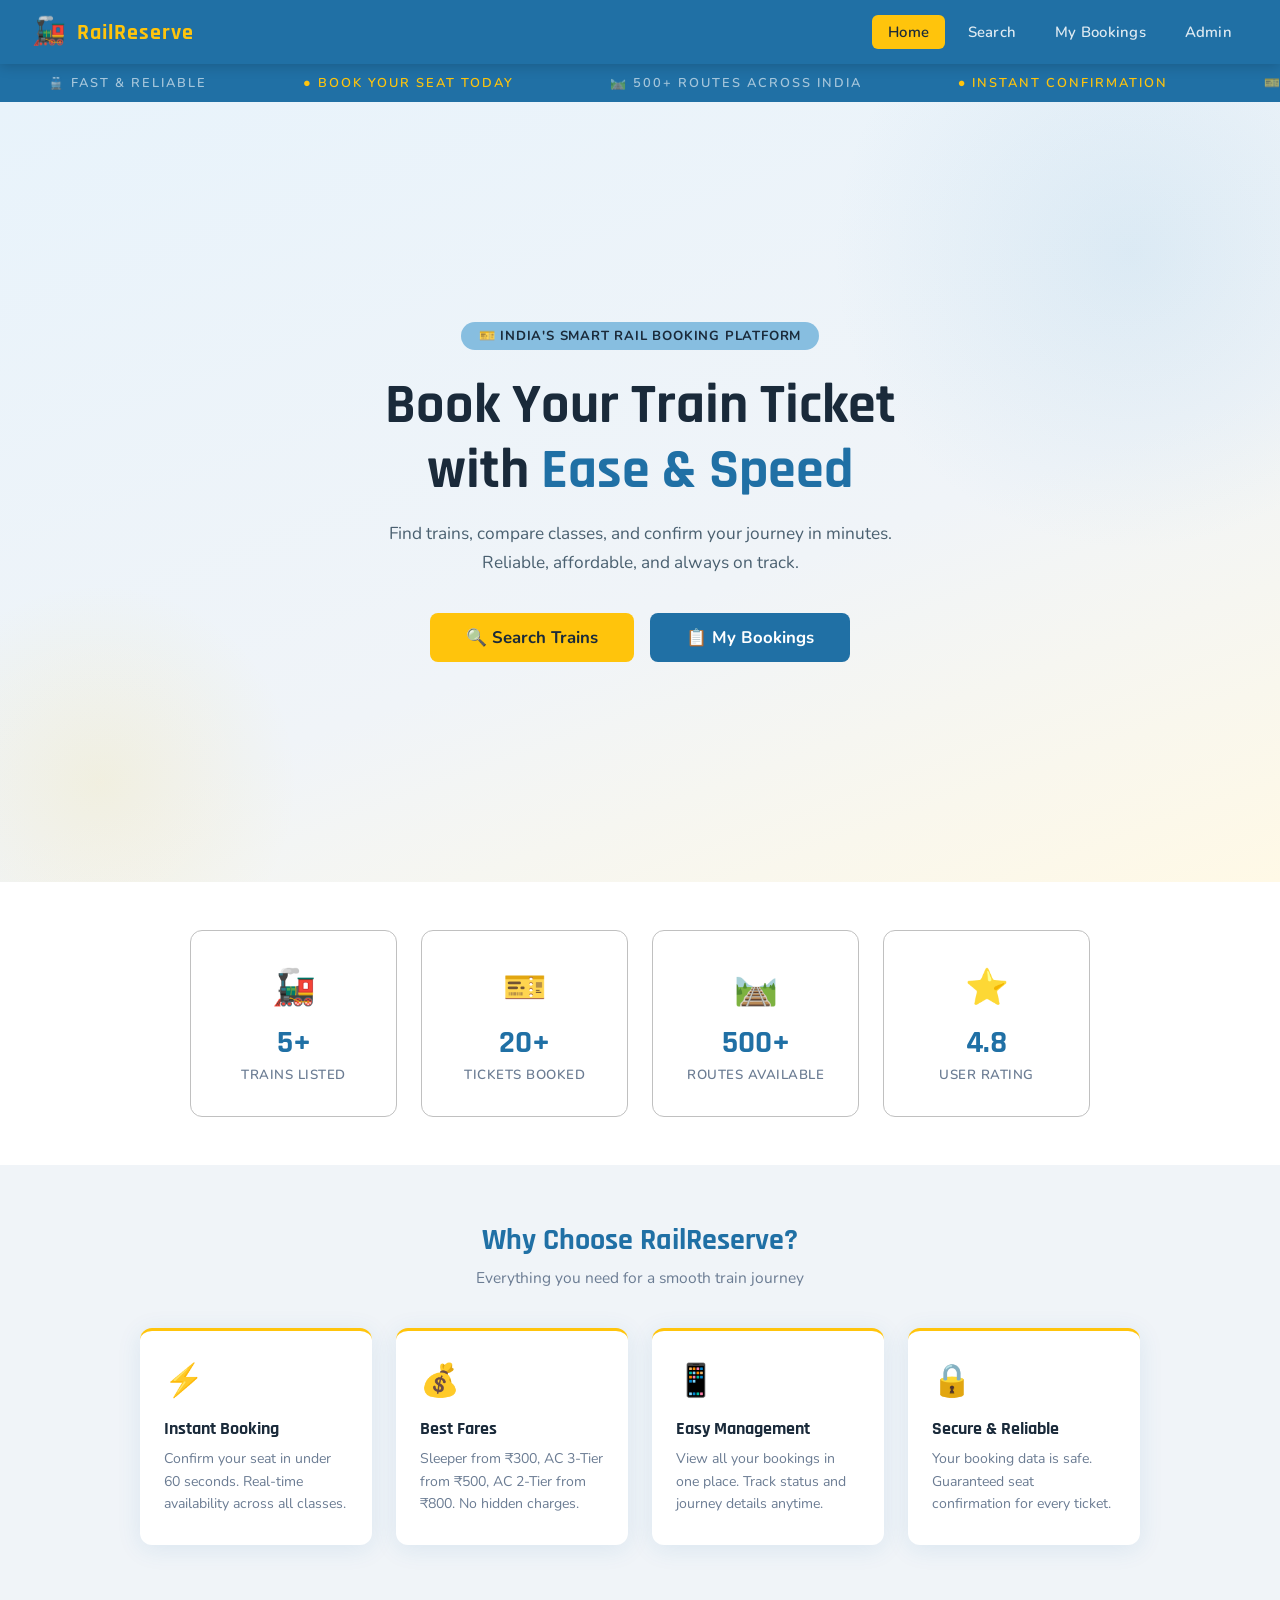
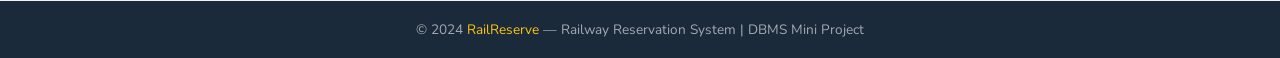
<file: index.html>
<!DOCTYPE html>
<html lang="en">
<head>
  <meta charset="UTF-8" />
  <meta name="viewport" content="width=device-width, initial-scale=1.0"/>
  <title>Railway Reservation System</title>
  <link rel="stylesheet" href="style.css"/>
  <style>
    /* ── Hero ── */
    .hero {
      min-height: calc(100vh - 64px - 56px);
      display: flex;
      flex-direction: column;
      align-items: center;
      justify-content: center;
      text-align: center;
      padding: 3rem 1.5rem;
      background: linear-gradient(160deg, #e8f3fb 0%, #f0f4f8 60%, #fff9e6 100%);
      position: relative;
      overflow: hidden;
    }

    .hero::before {
      content: '';
      position: absolute;
      width: 600px; height: 600px;
      border-radius: 50%;
      background: radial-gradient(circle, rgba(135,190,224,0.18) 0%, transparent 70%);
      top: -150px; right: -150px;
      pointer-events: none;
    }

    .hero::after {
      content: '';
      position: absolute;
      width: 400px; height: 400px;
      border-radius: 50%;
      background: radial-gradient(circle, rgba(255,196,12,0.10) 0%, transparent 70%);
      bottom: -100px; left: -100px;
      pointer-events: none;
    }

    .hero-badge {
      display: inline-flex;
      align-items: center;
      gap: 6px;
      background: var(--sky-blue);
      color: var(--dark);
      border-radius: 30px;
      padding: 5px 18px;
      font-size: 0.82rem;
      font-weight: 700;
      letter-spacing: 0.8px;
      text-transform: uppercase;
      margin-bottom: 1.5rem;
    }

    .hero h1 {
      font-family: 'Rajdhani', sans-serif;
      font-size: clamp(2.2rem, 5vw, 3.5rem);
      font-weight: 700;
      color: var(--dark);
      line-height: 1.15;
      margin-bottom: 1rem;
      position: relative;
    }

    .hero h1 span { color: var(--deep-blue); }

    .hero p {
      font-size: 1.08rem;
      color: #4a6070;
      max-width: 540px;
      line-height: 1.7;
      margin-bottom: 2.2rem;
    }

    .hero-btns {
      display: flex;
      gap: 1rem;
      flex-wrap: wrap;
      justify-content: center;
    }

    .btn-hero {
      padding: 13px 36px;
      font-size: 1.05rem;
      border-radius: 8px;
    }

    /* ── Train animation strip ── */
    .train-strip {
      width: 100%;
      overflow: hidden;
      background: var(--deep-blue);
      padding: 10px 0;
      position: relative;
    }

    .train-track {
      display: flex;
      animation: moveLeft 18s linear infinite;
      white-space: nowrap;
    }

    .train-track span {
      color: rgba(255,255,255,0.6);
      font-size: 0.8rem;
      font-weight: 600;
      letter-spacing: 2px;
      text-transform: uppercase;
      padding: 0 3rem;
    }

    .train-track span.highlight { color: var(--golden); }

    @keyframes moveLeft {
      from { transform: translateX(0); }
      to { transform: translateX(-50%); }
    }

    /* ── Stats ── */
    .stats-section {
      padding: 3rem 1.5rem;
      background: white;
    }

    .stats-grid {
      display: grid;
      grid-template-columns: repeat(auto-fit, minmax(180px, 1fr));
      gap: 1.5rem;
      max-width: 900px;
      margin: 0 auto;
    }

    .stat-card {
      text-align: center;
      padding: 2rem 1rem;
      border-radius: var(--radius);
      border: 1.5px solid var(--light-gray);
      transition: box-shadow 0.2s, transform 0.2s;
    }

    .stat-card:hover {
      box-shadow: var(--shadow);
      transform: translateY(-3px);
    }

    .stat-icon { font-size: 2.2rem; margin-bottom: 0.7rem; }

    .stat-value {
      font-family: 'Rajdhani', sans-serif;
      font-size: 2rem;
      font-weight: 700;
      color: var(--deep-blue);
    }

    .stat-label {
      font-size: 0.83rem;
      color: #6b7c93;
      font-weight: 600;
      text-transform: uppercase;
      letter-spacing: 0.5px;
      margin-top: 3px;
    }

    /* ── Features ── */
    .features-section {
      padding: 3.5rem 1.5rem;
      background: var(--bg);
    }

    .section-title {
      text-align: center;
      font-family: 'Rajdhani', sans-serif;
      font-size: 1.9rem;
      font-weight: 700;
      color: var(--deep-blue);
      margin-bottom: 0.4rem;
    }

    .section-sub {
      text-align: center;
      color: #6b7c93;
      margin-bottom: 2.5rem;
      font-size: 0.97rem;
    }

    .features-grid {
      display: grid;
      grid-template-columns: repeat(auto-fit, minmax(220px, 1fr));
      gap: 1.5rem;
      max-width: 1000px;
      margin: 0 auto;
    }

    .feature-card {
      background: white;
      border-radius: var(--radius);
      padding: 1.8rem 1.5rem;
      box-shadow: var(--shadow);
      border-top: 3px solid var(--golden);
      transition: transform 0.2s;
    }

    .feature-card:hover { transform: translateY(-4px); }

    .feature-icon { font-size: 2rem; margin-bottom: 1rem; }
    .feature-card h3 { font-family: 'Rajdhani', sans-serif; font-size: 1.1rem; font-weight: 700; color: var(--dark); margin-bottom: 0.5rem; }
    .feature-card p { font-size: 0.88rem; color: #6b7c93; line-height: 1.6; }
  </style>
</head>
<body>

<nav>
  <a href="index.html" class="nav-logo">
    <span class="logo-icon">🚂</span>
    <span>RailReserve</span>
  </a>
  <ul class="nav-links">
    <li><a href="index.html">Home</a></li>
    <li><a href="search.html">Search</a></li>
    <li><a href="mybookings.html">My Bookings</a></li>
    <li><a href="admin.html">Admin</a></li>
  </ul>
</nav>

<!-- Train ticker strip -->
<div class="train-strip">
  <div class="train-track">
    <span>🚆 Fast &amp; Reliable</span>
    <span class="highlight">● Book Your Seat Today</span>
    <span>🛤️ 500+ Routes Across India</span>
    <span class="highlight">● Instant Confirmation</span>
    <span>🎫 Affordable Fares</span>
    <span class="highlight">● Safe &amp; Comfortable Travel</span>
    <!-- duplicate for seamless loop -->
    <span>🚆 Fast &amp; Reliable</span>
    <span class="highlight">● Book Your Seat Today</span>
    <span>🛤️ 500+ Routes Across India</span>
    <span class="highlight">● Instant Confirmation</span>
    <span>🎫 Affordable Fares</span>
    <span class="highlight">● Safe &amp; Comfortable Travel</span>
  </div>
</div>

<!-- Hero Section -->
<section class="hero">
  <div class="hero-badge">🎫 India's Smart Rail Booking Platform</div>
  <h1>Book Your Train Ticket<br/>with <span>Ease &amp; Speed</span></h1>
  <p>Find trains, compare classes, and confirm your journey in minutes. Reliable, affordable, and always on track.</p>
  <div class="hero-btns">
    <a href="search.html" class="btn btn-primary btn-hero">🔍 Search Trains</a>
    <a href="mybookings.html" class="btn btn-secondary btn-hero">📋 My Bookings</a>
  </div>
</section>

<!-- Stats -->
<section class="stats-section">
  <div class="stats-grid">
    <div class="stat-card">
      <div class="stat-icon">🚂</div>
      <div class="stat-value" id="stat-trains">—</div>
      <div class="stat-label">Trains Listed</div>
    </div>
    <div class="stat-card">
      <div class="stat-icon">🎫</div>
      <div class="stat-value" id="stat-bookings">—</div>
      <div class="stat-label">Tickets Booked</div>
    </div>
    <div class="stat-card">
      <div class="stat-icon">🛤️</div>
      <div class="stat-value">500+</div>
      <div class="stat-label">Routes Available</div>
    </div>
    <div class="stat-card">
      <div class="stat-icon">⭐</div>
      <div class="stat-value">4.8</div>
      <div class="stat-label">User Rating</div>
    </div>
  </div>
</section>

<!-- Features -->
<section class="features-section">
  <div class="section-title">Why Choose RailReserve?</div>
  <div class="section-sub">Everything you need for a smooth train journey</div>
  <div class="features-grid">
    <div class="feature-card">
      <div class="feature-icon">⚡</div>
      <h3>Instant Booking</h3>
      <p>Confirm your seat in under 60 seconds. Real-time availability across all classes.</p>
    </div>
    <div class="feature-card">
      <div class="feature-icon">💰</div>
      <h3>Best Fares</h3>
      <p>Sleeper from ₹300, AC 3-Tier from ₹500, AC 2-Tier from ₹800. No hidden charges.</p>
    </div>
    <div class="feature-card">
      <div class="feature-icon">📱</div>
      <h3>Easy Management</h3>
      <p>View all your bookings in one place. Track status and journey details anytime.</p>
    </div>
    <div class="feature-card">
      <div class="feature-icon">🔒</div>
      <h3>Secure & Reliable</h3>
      <p>Your booking data is safe. Guaranteed seat confirmation for every ticket.</p>
    </div>
  </div>
</section>

<footer>
  <p>© 2024 <span>RailReserve</span> — Railway Reservation System | DBMS Mini Project</p>
</footer>

<script src="script.js"></script>
<script>
  // Load live stats from API
  async function loadStats() {
    try {
      const [trains, bookings] = await Promise.all([
        apiFetch('/trains'),
        apiFetch('/bookings')
      ]);
      document.getElementById('stat-trains').textContent = trains.length;
      document.getElementById('stat-bookings').textContent = bookings.length;
    } catch {
      document.getElementById('stat-trains').textContent = '5+';
      document.getElementById('stat-bookings').textContent = '20+';
    }
  }
  loadStats();
</script>
</body>
</html>
</file>
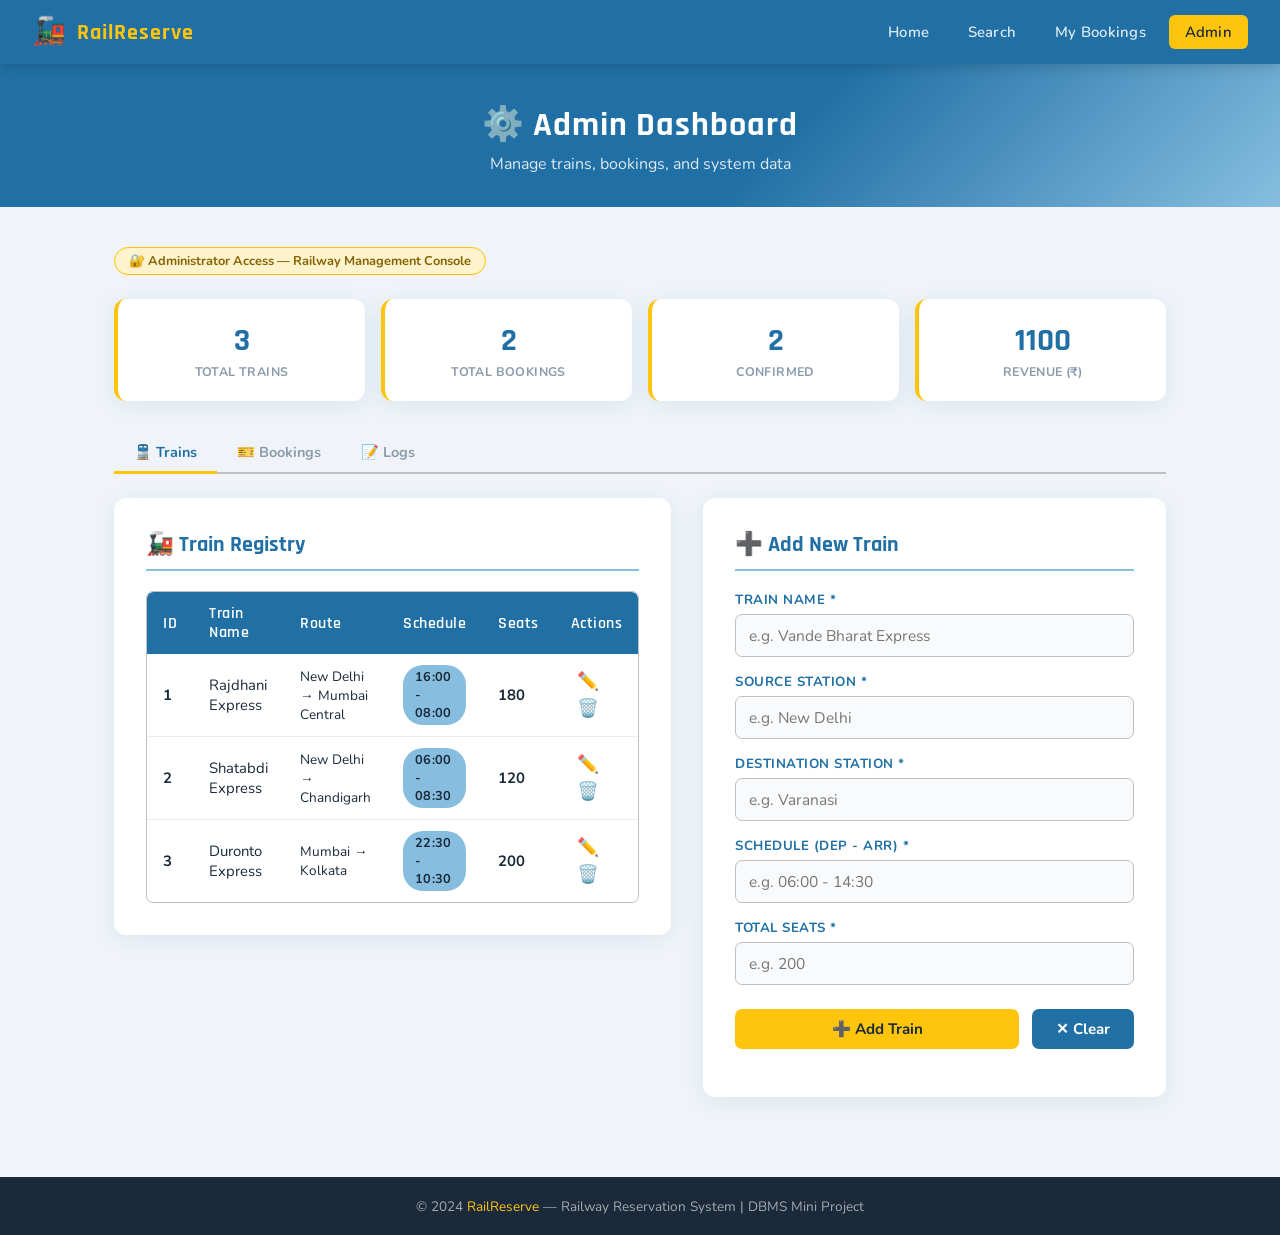
<file: admin.html>
<!DOCTYPE html>
<html lang="en">
<head>
  <meta charset="UTF-8"/>
  <meta name="viewport" content="width=device-width, initial-scale=1.0"/>
  <title>Admin Dashboard | RailReserve</title>
  <link rel="stylesheet" href="style.css"/>
  <style>
    .admin-grid {
      display: grid;
      grid-template-columns: 1fr 1.2fr;
      gap: 2rem;
      align-items: start;
    }

    @media (max-width: 860px) {
      .admin-grid { grid-template-columns: 1fr; }
    }

    .admin-stat-strip {
      display: grid;
      grid-template-columns: repeat(auto-fit, minmax(140px, 1fr));
      gap: 1rem;
      margin-bottom: 2rem;
    }

    .admin-stat {
      background: white;
      border-radius: var(--radius);
      padding: 1.3rem 1rem;
      text-align: center;
      border-left: 4px solid var(--golden);
      box-shadow: var(--shadow);
    }

    .admin-stat .val {
      font-family: 'Rajdhani', sans-serif;
      font-size: 2rem;
      font-weight: 700;
      color: var(--deep-blue);
    }

    .admin-stat .lbl {
      font-size: 0.78rem;
      font-weight: 700;
      text-transform: uppercase;
      color: #8a9bac;
      letter-spacing: 0.4px;
      margin-top: 2px;
    }

    .admin-badge {
      display: inline-flex;
      align-items: center;
      gap: 6px;
      background: #fff3cd;
      color: #856404;
      border: 1px solid #ffc107;
      border-radius: 20px;
      padding: 4px 14px;
      font-size: 0.8rem;
      font-weight: 700;
      margin-bottom: 1.5rem;
    }

    .form-actions {
      display: flex;
      gap: 0.8rem;
      margin-top: 1.5rem;
      flex-wrap: wrap;
    }

    .train-action-btn {
      background: none;
      border: none;
      cursor: pointer;
      font-size: 1.1rem;
      padding: 3px 6px;
      border-radius: 5px;
      transition: background 0.15s;
    }

    .train-action-btn:hover { background: #f0f6fb; }

    .tab-nav {
      display: flex;
      gap: 0;
      border-bottom: 2px solid var(--light-gray);
      margin-bottom: 1.5rem;
    }

    .tab-btn {
      padding: 9px 20px;
      border: none;
      background: none;
      font-family: 'Nunito', sans-serif;
      font-weight: 700;
      font-size: 0.9rem;
      color: #8a9bac;
      cursor: pointer;
      border-bottom: 3px solid transparent;
      margin-bottom: -2px;
      transition: all 0.15s;
    }

    .tab-btn.active, .tab-btn:hover {
      color: var(--deep-blue);
      border-bottom-color: var(--golden);
    }

    .tab-content { display: none; }
    .tab-content.active { display: block; }

    .log-item {
      display: flex;
      align-items: flex-start;
      gap: 10px;
      padding: 8px 0;
      border-bottom: 1px solid #f0f4f8;
      font-size: 0.87rem;
    }

    .log-item:last-child { border-bottom: none; }
    .log-dot { width: 8px; height: 8px; border-radius: 50%; background: var(--sky-blue); margin-top: 5px; flex-shrink: 0; }
    .log-time { color: #8a9bac; font-size: 0.78rem; min-width: 70px; }
    .log-msg { color: var(--dark); }
  </style>
</head>
<body>

<nav>
  <a href="index.html" class="nav-logo">
    <span class="logo-icon">🚂</span>
    <span>RailReserve</span>
  </a>
  <ul class="nav-links">
    <li><a href="index.html">Home</a></li>
    <li><a href="search.html">Search</a></li>
    <li><a href="mybookings.html">My Bookings</a></li>
    <li><a href="admin.html">Admin</a></li>
  </ul>
</nav>

<div class="page-header">
  <h1>⚙️ Admin Dashboard</h1>
  <p>Manage trains, bookings, and system data</p>
</div>

<main>
  <div id="alert-box"></div>

  <!-- Admin badge -->
  <div class="admin-badge">🔐 Administrator Access — Railway Management Console</div>

  <!-- Stats -->
  <div class="admin-stat-strip">
    <div class="admin-stat">
      <div class="val" id="a-trains">—</div>
      <div class="lbl">Total Trains</div>
    </div>
    <div class="admin-stat">
      <div class="val" id="a-bookings">—</div>
      <div class="lbl">Total Bookings</div>
    </div>
    <div class="admin-stat">
      <div class="val" id="a-confirmed">—</div>
      <div class="lbl">Confirmed</div>
    </div>
    <div class="admin-stat">
      <div class="val" id="a-revenue">—</div>
      <div class="lbl">Revenue (₹)</div>
    </div>
  </div>

  <!-- Tab navigation -->
  <div class="tab-nav">
    <button class="tab-btn active" onclick="switchTab('trains', this)">🚆 Trains</button>
    <button class="tab-btn" onclick="switchTab('bookings', this)">🎫 Bookings</button>
    <button class="tab-btn" onclick="switchTab('logs', this)">📝 Logs</button>
  </div>

  <!-- TRAINS TAB -->
  <div id="tab-trains" class="tab-content active">
    <div class="admin-grid">
      <!-- Trains Table -->
      <div class="card">
        <h2>🚂 Train Registry</h2>
        <div class="table-wrapper">
          <table>
            <thead>
              <tr>
                <th>ID</th>
                <th>Train Name</th>
                <th>Route</th>
                <th>Schedule</th>
                <th>Seats</th>
                <th>Actions</th>
              </tr>
            </thead>
            <tbody id="admin-trains-body">
              <tr><td colspan="6"><div class="loading"><span class="spinner"></span> Loading…</div></td></tr>
            </tbody>
          </table>
        </div>
      </div>

      <!-- Add Train Form -->
      <div class="card">
        <h2>➕ Add New Train</h2>
        <div class="form-group" style="margin-bottom:1rem;">
          <label for="new-name">Train Name *</label>
          <input type="text" id="new-name" placeholder="e.g. Vande Bharat Express"/>
        </div>
        <div class="form-group" style="margin-bottom:1rem;">
          <label for="new-source">Source Station *</label>
          <input type="text" id="new-source" placeholder="e.g. New Delhi"/>
        </div>
        <div class="form-group" style="margin-bottom:1rem;">
          <label for="new-dest">Destination Station *</label>
          <input type="text" id="new-dest" placeholder="e.g. Varanasi"/>
        </div>
        <div class="form-group" style="margin-bottom:1rem;">
          <label for="new-schedule">Schedule (Dep - Arr) *</label>
          <input type="text" id="new-schedule" placeholder="e.g. 06:00 - 14:30"/>
        </div>
        <div class="form-group" style="margin-bottom:1rem;">
          <label for="new-seats">Total Seats *</label>
          <input type="number" id="new-seats" placeholder="e.g. 200" min="1"/>
        </div>
        <div class="form-actions">
          <button class="btn btn-primary" onclick="addTrain()" style="flex:1; justify-content:center;">
            ➕ Add Train
          </button>
          <button class="btn btn-secondary" onclick="clearTrainForm()">✕ Clear</button>
        </div>
        <div id="add-train-alert" style="margin-top:1rem;"></div>
      </div>
    </div>
  </div>

  <!-- BOOKINGS TAB -->
  <div id="tab-bookings" class="tab-content">
    <div class="card">
      <h2>🎫 All Bookings</h2>
      <div class="table-wrapper">
        <table>
          <thead>
            <tr>
              <th>Ticket ID</th>
              <th>Train</th>
              <th>Passenger</th>
              <th>Age</th>
              <th>Class</th>
              <th>Date</th>
              <th>Fare</th>
              <th>Status</th>
            </tr>
          </thead>
          <tbody id="admin-bookings-body">
            <tr><td colspan="8"><div class="loading"><span class="spinner"></span> Loading…</div></td></tr>
          </tbody>
        </table>
      </div>
    </div>
  </div>

  <!-- LOGS TAB -->
  <div id="tab-logs" class="tab-content">
    <div class="card">
      <h2>📝 Activity Log</h2>
      <div id="logs-container">
        <div class="log-item"><div class="log-dot"></div><div class="log-time">Now</div><div class="log-msg">Admin dashboard accessed</div></div>
        <div class="log-item"><div class="log-dot" style="background:var(--golden);"></div><div class="log-time">Today</div><div class="log-msg">System initialized successfully</div></div>
        <div class="log-item"><div class="log-dot" style="background:#28a745;"></div><div class="log-time">Today</div><div class="log-msg">Database connection established</div></div>
        <div class="log-item"><div class="log-dot"></div><div class="log-time">Today</div><div class="log-msg">Sample train data seeded</div></div>
        <div class="log-item"><div class="log-dot" style="background:#28a745;"></div><div class="log-time">Today</div><div class="log-msg">2 sample bookings loaded</div></div>
      </div>
    </div>
  </div>
</main>

<footer>
  <p>© 2024 <span>RailReserve</span> — Railway Reservation System | DBMS Mini Project</p>
</footer>

<script src="script.js"></script>
<script>
  function switchTab(tabId, btn) {
    document.querySelectorAll('.tab-content').forEach(t => t.classList.remove('active'));
    document.querySelectorAll('.tab-btn').forEach(b => b.classList.remove('active'));
    document.getElementById('tab-' + tabId).classList.add('active');
    btn.classList.add('active');

    if (tabId === 'bookings') loadAdminBookings();
  }

  async function loadAdminTrains() {
    try {
      const trains = await apiFetch('/trains');
      renderAdminTrains(trains);
      document.getElementById('a-trains').textContent = trains.length;
    } catch {
      const sample = getSampleTrains();
      renderAdminTrains(sample);
      document.getElementById('a-trains').textContent = sample.length;
    }
  }

  function renderAdminTrains(trains) {
    const tbody = document.getElementById('admin-trains-body');
    if (!trains.length) {
      tbody.innerHTML = `<tr><td colspan="6"><div class="empty-state"><div class="icon">🚂</div><p>No trains yet.</p></div></td></tr>`;
      return;
    }
    tbody.innerHTML = trains.map(t => `
      <tr>
        <td><strong>${t.train_id}</strong></td>
        <td>${t.train_name}</td>
        <td style="font-size:0.85rem;">${t.source} → ${t.destination}</td>
        <td><span class="badge badge-sky">${t.schedule}</span></td>
        <td><strong>${t.seats}</strong></td>
        <td>
          <button class="train-action-btn" title="Edit">✏️</button>
          <button class="train-action-btn" title="Delete" onclick="deleteTrain(${t.train_id})">🗑️</button>
        </td>
      </tr>`).join('');
  }

  async function loadAdminBookings() {
    try {
      const bookings = await apiFetch('/bookings');
      renderAdminBookings(bookings);
      const confirmed = bookings.filter(b => b.status === 'Confirmed').length;
      const revenue   = bookings.reduce((s, b) => s + (parseFloat(b.fare) || 0), 0);
      document.getElementById('a-bookings').textContent  = bookings.length;
      document.getElementById('a-confirmed').textContent = confirmed;
      document.getElementById('a-revenue').textContent   = revenue;
    } catch {
      const sample = getSampleBookings();
      renderAdminBookings(sample);
      document.getElementById('a-bookings').textContent  = sample.length;
      document.getElementById('a-confirmed').textContent = sample.filter(b => b.status === 'Confirmed').length;
      document.getElementById('a-revenue').textContent   = sample.reduce((s, b) => s + b.fare, 0);
    }
  }

  function renderAdminBookings(bookings) {
    const tbody = document.getElementById('admin-bookings-body');
    if (!bookings.length) {
      tbody.innerHTML = `<tr><td colspan="8"><div class="empty-state"><div class="icon">🎫</div><p>No bookings yet.</p></div></td></tr>`;
      return;
    }
    tbody.innerHTML = bookings.map(b => {
      const sc = { 'Confirmed':'badge-confirmed', 'Pending':'badge-pending', 'Cancelled':'badge-cancelled' }[b.status] || '';
      return `
      <tr>
        <td><strong>#${b.ticket_id}</strong></td>
        <td>${b.train_name}</td>
        <td>${b.passenger_name || '—'}</td>
        <td>${b.age || '—'}</td>
        <td>${b.class || '—'}</td>
        <td style="font-size:0.85rem;">${fmtDate(b.journey_date)}</td>
        <td><strong>₹${b.fare}</strong></td>
        <td><span class="badge ${sc}">${b.status}</span></td>
      </tr>`;
    }).join('');
  }

  async function addTrain() {
    const name     = document.getElementById('new-name').value.trim();
    const source   = document.getElementById('new-source').value.trim();
    const dest     = document.getElementById('new-dest').value.trim();
    const schedule = document.getElementById('new-schedule').value.trim();
    const seats    = document.getElementById('new-seats').value;

    if (!validateRequired(['new-name', 'new-source', 'new-dest', 'new-schedule', 'new-seats'])) {
      showAlert('add-train-alert', 'All fields are required.', 'error');
      return;
    }
    if (parseInt(seats) <= 0) {
      showAlert('add-train-alert', 'Seats must be a positive number.', 'error');
      return;
    }

    const payload = { train_name: name, source, destination: dest, schedule, seats: parseInt(seats) };

    try {
      await apiFetch('/trains', { method: 'POST', body: JSON.stringify(payload) });
      showAlert('add-train-alert', `Train "${name}" added successfully!`, 'success');
      addLog(`New train added: ${name}`);
      clearTrainForm();
      loadAdminTrains();
    } catch {
      showAlert('add-train-alert', 'Could not connect to server. (Demo mode)', 'info');
    }
  }

  function deleteTrain(id) {
    if (!confirm(`Delete train #${id}? This cannot be undone.`)) return;
    showAlert('alert-box', `Train #${id} deletion request sent (requires backend).`, 'info');
  }

  function clearTrainForm() {
    ['new-name','new-source','new-dest','new-schedule','new-seats'].forEach(id => {
      const el = document.getElementById(id);
      if (el) { el.value = ''; el.style.borderColor = ''; }
    });
  }

  function addLog(msg) {
    const container = document.getElementById('logs-container');
    const item = document.createElement('div');
    item.className = 'log-item';
    item.innerHTML = `<div class="log-dot" style="background:var(--golden);"></div><div class="log-time">Just now</div><div class="log-msg">${msg}</div>`;
    container.insertBefore(item, container.firstChild);
  }

  function getSampleTrains() {
    return [
      { train_id: 1, train_name: 'Rajdhani Express', source: 'New Delhi', destination: 'Mumbai Central', schedule: '16:00 - 08:00', seats: 180 },
      { train_id: 2, train_name: 'Shatabdi Express', source: 'New Delhi', destination: 'Chandigarh',     schedule: '06:00 - 08:30', seats: 120 },
      { train_id: 3, train_name: 'Duronto Express',  source: 'Mumbai',    destination: 'Kolkata',         schedule: '22:30 - 10:30', seats: 200 },
    ];
  }

  function getSampleBookings() {
    return [
      { ticket_id: 1001, train_name: 'Rajdhani Express', passenger_name: 'Arjun Sharma', age: 28, class: 'AC 2-Tier',  journey_date: '2024-12-15', fare: 800, status: 'Confirmed' },
      { ticket_id: 1002, train_name: 'Shatabdi Express', passenger_name: 'Priya Mehta',  age: 24, class: 'Sleeper',    journey_date: '2024-12-20', fare: 300, status: 'Confirmed' },
    ];
  }

  // Load on page init
  loadAdminTrains();
  loadAdminBookings();
</script>
</body>
</html>
</file>
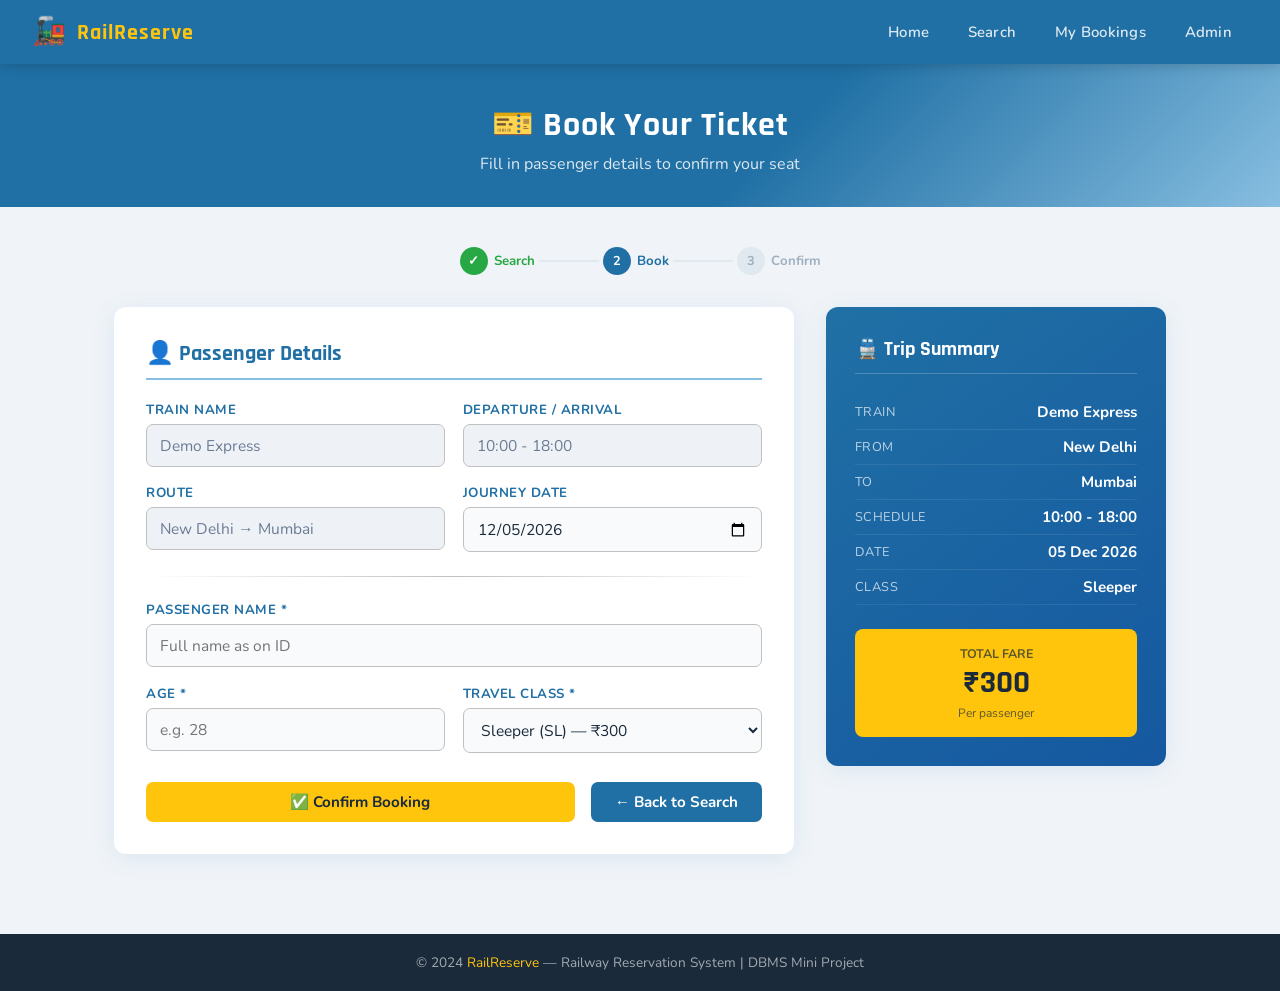
<file: booking.html>
<!DOCTYPE html>
<html lang="en">
<head>
  <meta charset="UTF-8"/>
  <meta name="viewport" content="width=device-width, initial-scale=1.0"/>
  <title>Book Ticket | RailReserve</title>
  <link rel="stylesheet" href="style.css"/>
  <style>
    .booking-grid {
      display: grid;
      grid-template-columns: 1fr 340px;
      gap: 2rem;
      align-items: start;
    }

    @media (max-width: 820px) {
      .booking-grid { grid-template-columns: 1fr; }
    }

    /* Train info panel */
    .train-info-panel {
      background: linear-gradient(145deg, var(--deep-blue), #1558a0);
      color: white;
      border-radius: var(--radius);
      padding: 1.8rem;
      box-shadow: var(--shadow);
      position: sticky;
      top: 80px;
    }

    .train-info-panel h3 {
      font-family: 'Rajdhani', sans-serif;
      font-size: 1.25rem;
      margin-bottom: 1.3rem;
      padding-bottom: 0.7rem;
      border-bottom: 1px solid rgba(255,255,255,0.2);
      display: flex;
      align-items: center;
      gap: 8px;
    }

    .info-row {
      display: flex;
      justify-content: space-between;
      align-items: center;
      padding: 7px 0;
      border-bottom: 1px solid rgba(255,255,255,0.08);
    }

    .info-row:last-of-type { border-bottom: none; }

    .info-label {
      font-size: 0.8rem;
      text-transform: uppercase;
      letter-spacing: 0.5px;
      opacity: 0.7;
    }

    .info-value {
      font-weight: 700;
      font-size: 0.95rem;
      text-align: right;
    }

    .fare-display {
      margin-top: 1.5rem;
      background: var(--golden);
      color: var(--dark);
      border-radius: 8px;
      padding: 1rem 1.2rem;
      text-align: center;
    }

    .fare-amount {
      font-family: 'Rajdhani', sans-serif;
      font-size: 2rem;
      font-weight: 700;
    }

    .fare-label { font-size: 0.78rem; font-weight: 700; opacity: 0.7; text-transform: uppercase; }

    .step-indicator {
      display: flex;
      align-items: center;
      gap: 0;
      margin-bottom: 2rem;
      justify-content: center;
    }

    .step {
      display: flex;
      align-items: center;
      gap: 6px;
      font-size: 0.83rem;
      font-weight: 700;
      color: #a0b0c0;
    }

    .step.active { color: var(--deep-blue); }
    .step.done { color: var(--success); }

    .step-dot {
      width: 28px; height: 28px;
      border-radius: 50%;
      background: #e0e8f0;
      display: flex;
      align-items: center;
      justify-content: center;
      font-size: 0.8rem;
      font-weight: 700;
    }

    .step.active .step-dot { background: var(--deep-blue); color: white; }
    .step.done .step-dot { background: var(--success); color: white; }

    .step-line {
      height: 2px;
      width: 60px;
      background: #e0e8f0;
      margin: 0 4px;
    }

    /* Confirmation overlay */
    .confirm-overlay {
      position: fixed;
      inset: 0;
      background: rgba(26,42,58,0.7);
      display: flex;
      align-items: center;
      justify-content: center;
      z-index: 999;
      display: none;
      backdrop-filter: blur(3px);
    }

    .confirm-box {
      background: white;
      border-radius: 16px;
      padding: 2.5rem;
      max-width: 420px;
      width: 90%;
      text-align: center;
      animation: popIn 0.3s ease;
    }

    @keyframes popIn {
      from { transform: scale(0.85); opacity: 0; }
      to { transform: scale(1); opacity: 1; }
    }

    .confirm-icon { font-size: 3.5rem; margin-bottom: 1rem; }
    .confirm-box h2 { font-family: 'Rajdhani', sans-serif; font-size: 1.6rem; color: var(--deep-blue); margin-bottom: 0.5rem; }
    .confirm-box p { color: #6b7c93; margin-bottom: 1.5rem; line-height: 1.6; }
    .ticket-id-label { background: var(--golden); color: var(--dark); font-weight: 700; font-size: 1.1rem; padding: 6px 20px; border-radius: 6px; display: inline-block; margin-bottom: 1.5rem; }
  </style>
</head>
<body>

<nav>
  <a href="index.html" class="nav-logo">
    <span class="logo-icon">🚂</span>
    <span>RailReserve</span>
  </a>
  <ul class="nav-links">
    <li><a href="index.html">Home</a></li>
    <li><a href="search.html">Search</a></li>
    <li><a href="mybookings.html">My Bookings</a></li>
    <li><a href="admin.html">Admin</a></li>
  </ul>
</nav>

<div class="page-header">
  <h1>🎫 Book Your Ticket</h1>
  <p>Fill in passenger details to confirm your seat</p>
</div>

<main>
  <div id="alert-box"></div>

  <!-- Step indicator -->
  <div class="step-indicator">
    <div class="step done">
      <div class="step-dot">✓</div> Search
    </div>
    <div class="step-line"></div>
    <div class="step active">
      <div class="step-dot">2</div> Book
    </div>
    <div class="step-line"></div>
    <div class="step">
      <div class="step-dot">3</div> Confirm
    </div>
  </div>

  <div class="booking-grid">
    <!-- Booking Form -->
    <div class="card">
      <h2>👤 Passenger Details</h2>

      <div class="form-grid">
        <div class="form-group">
          <label>Train Name</label>
          <input type="text" id="train-name" disabled/>
        </div>
        <div class="form-group">
          <label>Departure / Arrival</label>
          <input type="text" id="train-schedule" disabled/>
        </div>
        <div class="form-group">
          <label>Route</label>
          <input type="text" id="train-route" disabled/>
        </div>
        <div class="form-group">
          <label for="journey-date">Journey Date</label>
          <input type="date" id="journey-date"/>
        </div>
      </div>

      <div class="divider"></div>

      <div class="form-grid">
        <div class="form-group" style="grid-column: span 2;">
          <label for="passenger-name">Passenger Name *</label>
          <input type="text" id="passenger-name" placeholder="Full name as on ID"/>
        </div>
        <div class="form-group">
          <label for="age">Age *</label>
          <input type="number" id="age" placeholder="e.g. 28" min="1" max="120"/>
        </div>
        <div class="form-group">
          <label for="class">Travel Class *</label>
          <select id="class" onchange="updateFare()">
            <option value="Sleeper">Sleeper (SL) — ₹300</option>
            <option value="AC 3-Tier">AC 3-Tier (3A) — ₹500</option>
            <option value="AC 2-Tier">AC 2-Tier (2A) — ₹800</option>
          </select>
        </div>
      </div>

      <div style="margin-top: 1.8rem; display:flex; gap:1rem; flex-wrap:wrap;">
        <button class="btn btn-primary" onclick="confirmBooking()" style="flex:1; justify-content:center;">
          ✅ Confirm Booking
        </button>
        <a href="search.html" class="btn btn-secondary">← Back to Search</a>
      </div>
    </div>

    <!-- Train info panel -->
    <div class="train-info-panel">
      <h3>🚆 Trip Summary</h3>
      <div class="info-row">
        <span class="info-label">Train</span>
        <span class="info-value" id="panel-train">—</span>
      </div>
      <div class="info-row">
        <span class="info-label">From</span>
        <span class="info-value" id="panel-from">—</span>
      </div>
      <div class="info-row">
        <span class="info-label">To</span>
        <span class="info-value" id="panel-to">—</span>
      </div>
      <div class="info-row">
        <span class="info-label">Schedule</span>
        <span class="info-value" id="panel-schedule">—</span>
      </div>
      <div class="info-row">
        <span class="info-label">Date</span>
        <span class="info-value" id="panel-date">—</span>
      </div>
      <div class="info-row">
        <span class="info-label">Class</span>
        <span class="info-value" id="panel-class">Sleeper</span>
      </div>
      <div class="fare-display">
        <div class="fare-label">Total Fare</div>
        <div class="fare-amount" id="panel-fare">₹300</div>
        <div style="font-size:0.75rem; opacity:0.7; margin-top:2px;">Per passenger</div>
      </div>
    </div>
  </div>
</main>

<!-- Confirmation Overlay -->
<div class="confirm-overlay" id="confirm-overlay">
  <div class="confirm-box">
    <div class="confirm-icon">🎉</div>
    <h2>Booking Confirmed!</h2>
    <p>Your ticket has been successfully booked. Safe travels!</p>
    <div class="ticket-id-label" id="confirm-ticket-id">Ticket #—</div>
    <br/>
    <button class="btn btn-primary" onclick="goToBookings()" style="width:100%; justify-content:center;">
      📋 View My Bookings
    </button>
  </div>
</div>

<footer>
  <p>© 2024 <span>RailReserve</span> — Railway Reservation System | DBMS Mini Project</p>
</footer>

<script src="script.js"></script>
<script>
  let selectedTrain = null;

  document.addEventListener('DOMContentLoaded', () => {
    selectedTrain = loadLS('selected_train');
    const today = new Date().toISOString().split('T')[0];

    if (selectedTrain) {
      document.getElementById('train-name').value     = selectedTrain.train_name;
      document.getElementById('train-schedule').value = selectedTrain.schedule;
      document.getElementById('train-route').value    = `${selectedTrain.source} → ${selectedTrain.destination}`;
      document.getElementById('journey-date').value   = selectedTrain.journey_date || today;

      // Sidebar
      document.getElementById('panel-train').textContent    = selectedTrain.train_name;
      document.getElementById('panel-from').textContent     = selectedTrain.source;
      document.getElementById('panel-to').textContent       = selectedTrain.destination;
      document.getElementById('panel-schedule').textContent = selectedTrain.schedule;
      document.getElementById('panel-date').textContent     = fmtDate(selectedTrain.journey_date || today);
    } else {
      document.getElementById('train-name').value     = 'Demo Express';
      document.getElementById('train-schedule').value = '10:00 - 18:00';
      document.getElementById('train-route').value    = 'New Delhi → Mumbai';
      document.getElementById('journey-date').value   = today;
      document.getElementById('panel-train').textContent    = 'Demo Express';
      document.getElementById('panel-from').textContent     = 'New Delhi';
      document.getElementById('panel-to').textContent       = 'Mumbai';
      document.getElementById('panel-schedule').textContent = '10:00 - 18:00';
      document.getElementById('panel-date').textContent     = fmtDate(today);
    }
  });

  function updateFare() {
    const cls = document.getElementById('class').value;
    const fare = calcFare(cls);
    document.getElementById('panel-fare').textContent  = `₹${fare}`;
    document.getElementById('panel-class').textContent = cls;
  }

  async function confirmBooking() {
    const name  = document.getElementById('passenger-name').value.trim();
    const age   = document.getElementById('age').value;
    const cls   = document.getElementById('class').value;
    const date  = document.getElementById('journey-date').value;
    const train = selectedTrain || { train_name: 'Demo Express', source: 'New Delhi', destination: 'Mumbai' };

    if (!validateRequired(['passenger-name', 'age', 'journey-date'])) {
      showAlert('alert-box', 'Please fill in all required fields.', 'error');
      return;
    }
    if (!validateAge('age')) {
      showAlert('alert-box', 'Age must be a positive number between 1 and 120.', 'error');
      return;
    }

    const payload = {
      train_name:     train.train_name,
      passenger_name: name,
      age:            parseInt(age),
      class:          cls,
      journey_date:   date,
      fare:           calcFare(cls),
      status:         'Confirmed'
    };

    try {
      const res = await apiFetch('/bookings', { method: 'POST', body: JSON.stringify(payload) });
      document.getElementById('confirm-ticket-id').textContent = `Ticket #${res.ticket_id}`;
    } catch {
      // Offline fallback: simulate
      const fakeId = Math.floor(Math.random() * 9000) + 1000;
      document.getElementById('confirm-ticket-id').textContent = `Ticket #${fakeId}`;

      // Store in localStorage for offline My Bookings
      const existing = loadLS('offline_bookings') || [];
      existing.unshift({ ticket_id: fakeId, ...payload });
      saveLS('offline_bookings', existing);
    }

    document.getElementById('confirm-overlay').style.display = 'flex';
  }

  function goToBookings() {
    document.getElementById('confirm-overlay').style.display = 'none';
    window.location.href = 'mybookings.html';
  }
</script>
</body>
</html>
</file>
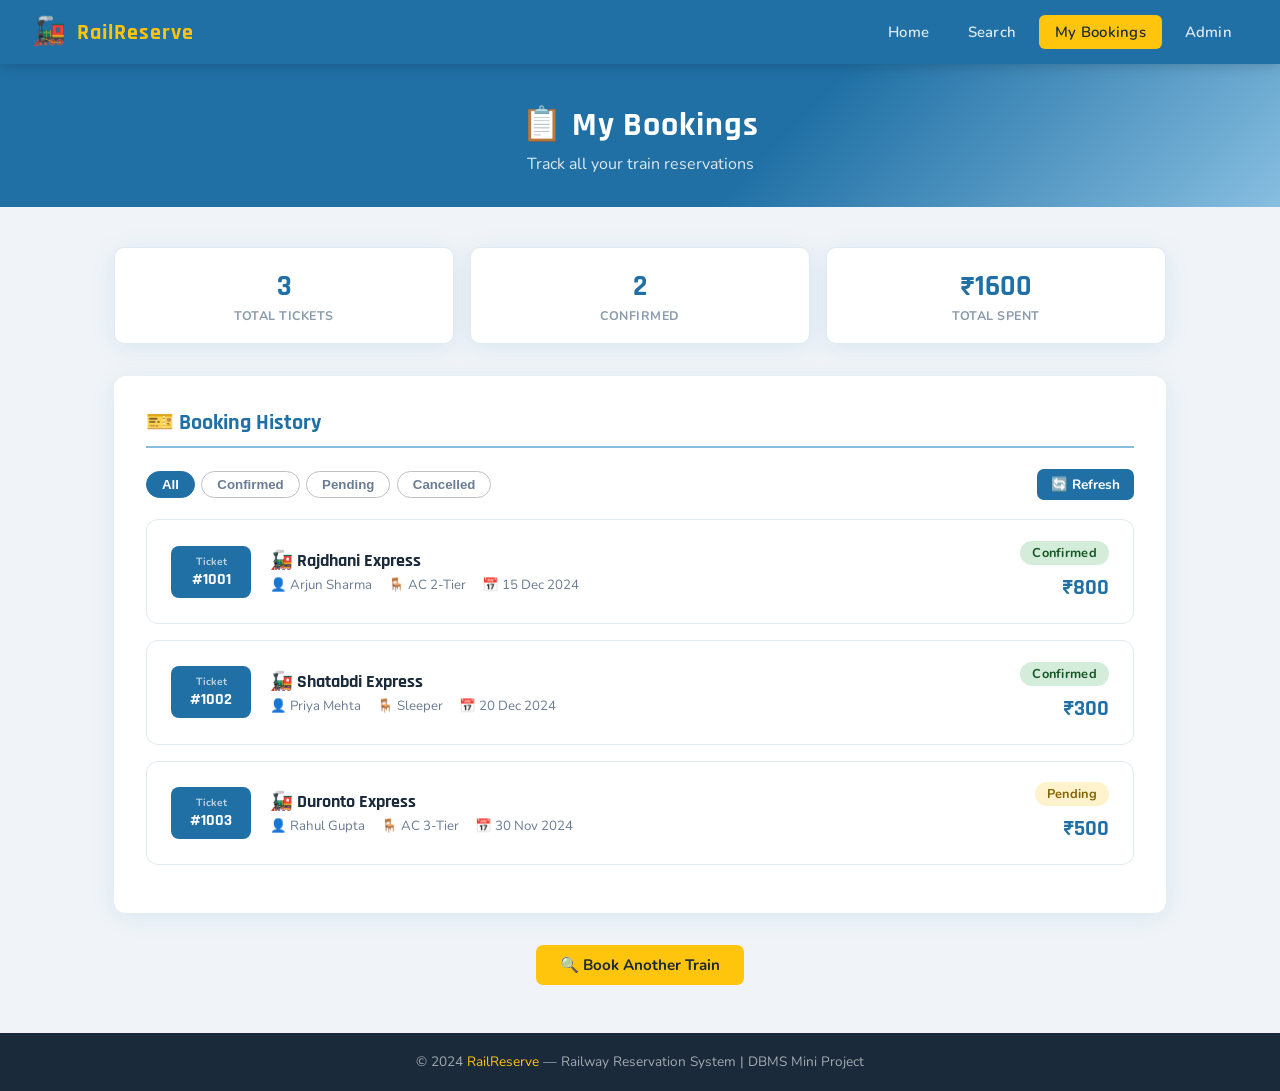
<file: mybookings.html>
<!DOCTYPE html>
<html lang="en">
<head>
  <meta charset="UTF-8"/>
  <meta name="viewport" content="width=device-width, initial-scale=1.0"/>
  <title>My Bookings | RailReserve</title>
  <link rel="stylesheet" href="style.css"/>
  <style>
    .bookings-toolbar {
      display: flex;
      justify-content: space-between;
      align-items: center;
      margin-bottom: 1.2rem;
      flex-wrap: wrap;
      gap: 0.8rem;
    }

    .filter-tabs {
      display: flex;
      gap: 0.4rem;
      flex-wrap: wrap;
    }

    .filter-tab {
      padding: 5px 15px;
      border-radius: 20px;
      font-size: 0.83rem;
      font-weight: 700;
      cursor: pointer;
      border: 1.5px solid var(--light-gray);
      background: white;
      color: #6b7c93;
      transition: all 0.15s;
    }

    .filter-tab.active, .filter-tab:hover {
      background: var(--deep-blue);
      color: white;
      border-color: var(--deep-blue);
    }

    .ticket-card {
      background: white;
      border-radius: var(--radius);
      border: 1.5px solid #e0eaf2;
      padding: 1.3rem 1.5rem;
      display: grid;
      grid-template-columns: auto 1fr auto;
      gap: 1.2rem;
      align-items: center;
      transition: box-shadow 0.2s;
      margin-bottom: 1rem;
    }

    .ticket-card:hover { box-shadow: var(--shadow); }

    .ticket-id-badge {
      background: var(--deep-blue);
      color: white;
      font-family: 'Rajdhani', sans-serif;
      font-weight: 700;
      font-size: 1rem;
      padding: 8px 14px;
      border-radius: 8px;
      text-align: center;
      min-width: 80px;
    }

    .ticket-id-badge small { display: block; font-size: 0.65rem; opacity: 0.7; font-family: 'Nunito', sans-serif; }

    .ticket-info h3 {
      font-family: 'Rajdhani', sans-serif;
      font-size: 1.15rem;
      font-weight: 700;
      color: var(--dark);
      margin-bottom: 4px;
    }

    .ticket-meta {
      display: flex;
      gap: 1rem;
      flex-wrap: wrap;
      font-size: 0.83rem;
      color: #6b7c93;
    }

    .ticket-meta span { display: flex; align-items: center; gap: 4px; }

    .ticket-right {
      text-align: right;
      display: flex;
      flex-direction: column;
      align-items: flex-end;
      gap: 8px;
    }

    .fare-tag {
      font-family: 'Rajdhani', sans-serif;
      font-size: 1.4rem;
      font-weight: 700;
      color: var(--deep-blue);
    }

    .summary-strip {
      display: grid;
      grid-template-columns: repeat(auto-fit, minmax(150px, 1fr));
      gap: 1rem;
      margin-bottom: 2rem;
    }

    .summary-item {
      background: white;
      border-radius: 10px;
      padding: 1.2rem 1rem;
      text-align: center;
      border: 1.5px solid #e0eaf2;
      box-shadow: var(--shadow);
    }

    .summary-item .val {
      font-family: 'Rajdhani', sans-serif;
      font-size: 1.8rem;
      font-weight: 700;
      color: var(--deep-blue);
    }

    .summary-item .lbl {
      font-size: 0.78rem;
      font-weight: 700;
      text-transform: uppercase;
      letter-spacing: 0.5px;
      color: #8a9bac;
      margin-top: 2px;
    }

    @media (max-width: 600px) {
      .ticket-card { grid-template-columns: 1fr; }
      .ticket-right { align-items: flex-start; }
    }
  </style>
</head>
<body>

<nav>
  <a href="index.html" class="nav-logo">
    <span class="logo-icon">🚂</span>
    <span>RailReserve</span>
  </a>
  <ul class="nav-links">
    <li><a href="index.html">Home</a></li>
    <li><a href="search.html">Search</a></li>
    <li><a href="mybookings.html">My Bookings</a></li>
    <li><a href="admin.html">Admin</a></li>
  </ul>
</nav>

<div class="page-header">
  <h1>📋 My Bookings</h1>
  <p>Track all your train reservations</p>
</div>

<main>
  <div id="alert-box"></div>

  <!-- Summary Strip -->
  <div class="summary-strip" id="summary-strip">
    <div class="summary-item">
      <div class="val" id="total-count">—</div>
      <div class="lbl">Total Tickets</div>
    </div>
    <div class="summary-item">
      <div class="val" id="confirmed-count">—</div>
      <div class="lbl">Confirmed</div>
    </div>
    <div class="summary-item">
      <div class="val" id="total-spent">—</div>
      <div class="lbl">Total Spent</div>
    </div>
  </div>

  <!-- Bookings Table (desktop) -->
  <div class="card">
    <h2>🎫 Booking History</h2>

    <div class="bookings-toolbar">
      <div class="filter-tabs">
        <button class="filter-tab active" onclick="filterBookings('all', this)">All</button>
        <button class="filter-tab" onclick="filterBookings('Confirmed', this)">Confirmed</button>
        <button class="filter-tab" onclick="filterBookings('Pending', this)">Pending</button>
        <button class="filter-tab" onclick="filterBookings('Cancelled', this)">Cancelled</button>
      </div>
      <button class="btn btn-secondary btn-sm" onclick="loadBookings()">🔄 Refresh</button>
    </div>

    <!-- Card view -->
    <div id="bookings-cards"></div>

    <!-- Table view (fallback) -->
    <div class="table-wrapper" id="bookings-table-wrapper" style="display:none;">
      <table>
        <thead>
          <tr>
            <th>Ticket ID</th>
            <th>Train Name</th>
            <th>Passenger</th>
            <th>Class</th>
            <th>Journey Date</th>
            <th>Fare</th>
            <th>Status</th>
          </tr>
        </thead>
        <tbody id="bookings-tbody"></tbody>
      </table>
    </div>
  </div>

  <div style="text-align:center; margin-top:1rem;">
    <a href="search.html" class="btn btn-primary">🔍 Book Another Train</a>
  </div>
</main>

<footer>
  <p>© 2024 <span>RailReserve</span> — Railway Reservation System | DBMS Mini Project</p>
</footer>

<script src="script.js"></script>
<script>
  let allBookings = [];

  async function loadBookings() {
    document.getElementById('bookings-cards').innerHTML =
      `<div class="loading"><span class="spinner"></span> Loading your bookings…</div>`;

    try {
      allBookings = await apiFetch('/bookings');
    } catch {
      // Try offline bookings
      const offline = loadLS('offline_bookings') || [];
      // Merge with sample data
      allBookings = [...offline, ...getSampleBookings()];
    }

    renderCards(allBookings);
    updateSummary(allBookings);
  }

  function renderCards(bookings) {
    const container = document.getElementById('bookings-cards');

    if (bookings.length === 0) {
      container.innerHTML = `
        <div class="empty-state">
          <div class="icon">🎫</div>
          <p>No bookings found. <a href="search.html" style="color:var(--deep-blue); font-weight:700;">Book your first ticket!</a></p>
        </div>`;
      return;
    }

    container.innerHTML = bookings.map(b => {
      const statusClass = {
        'Confirmed': 'badge-confirmed',
        'Pending':   'badge-pending',
        'Cancelled': 'badge-cancelled'
      }[b.status] || 'badge-sky';

      return `
      <div class="ticket-card">
        <div class="ticket-id-badge">
          <small>Ticket</small>
          #${b.ticket_id}
        </div>
        <div class="ticket-info">
          <h3>🚂 ${b.train_name}</h3>
          <div class="ticket-meta">
            <span>👤 ${b.passenger_name || '—'}</span>
            <span>🪑 ${b.class || '—'}</span>
            <span>📅 ${fmtDate(b.journey_date)}</span>
          </div>
        </div>
        <div class="ticket-right">
          <span class="badge ${statusClass}">${b.status}</span>
          <div class="fare-tag">₹${b.fare}</div>
        </div>
      </div>`;
    }).join('');
  }

  function filterBookings(status, btn) {
    document.querySelectorAll('.filter-tab').forEach(t => t.classList.remove('active'));
    btn.classList.add('active');
    if (status === 'all') {
      renderCards(allBookings);
    } else {
      renderCards(allBookings.filter(b => b.status === status));
    }
  }

  function updateSummary(bookings) {
    document.getElementById('total-count').textContent = bookings.length;
    document.getElementById('confirmed-count').textContent = bookings.filter(b => b.status === 'Confirmed').length;
    const total = bookings.reduce((sum, b) => sum + (parseFloat(b.fare) || 0), 0);
    document.getElementById('total-spent').textContent = `₹${total}`;
  }

  function getSampleBookings() {
    return [
      { ticket_id: 1001, train_name: 'Rajdhani Express', passenger_name: 'Arjun Sharma', class: 'AC 2-Tier',  journey_date: '2024-12-15', fare: 800, status: 'Confirmed' },
      { ticket_id: 1002, train_name: 'Shatabdi Express', passenger_name: 'Priya Mehta',  class: 'Sleeper',    journey_date: '2024-12-20', fare: 300, status: 'Confirmed' },
      { ticket_id: 1003, train_name: 'Duronto Express',  passenger_name: 'Rahul Gupta',  class: 'AC 3-Tier',  journey_date: '2024-11-30', fare: 500, status: 'Pending'   },
    ];
  }

  loadBookings();
</script>
</body>
</html>
</file>
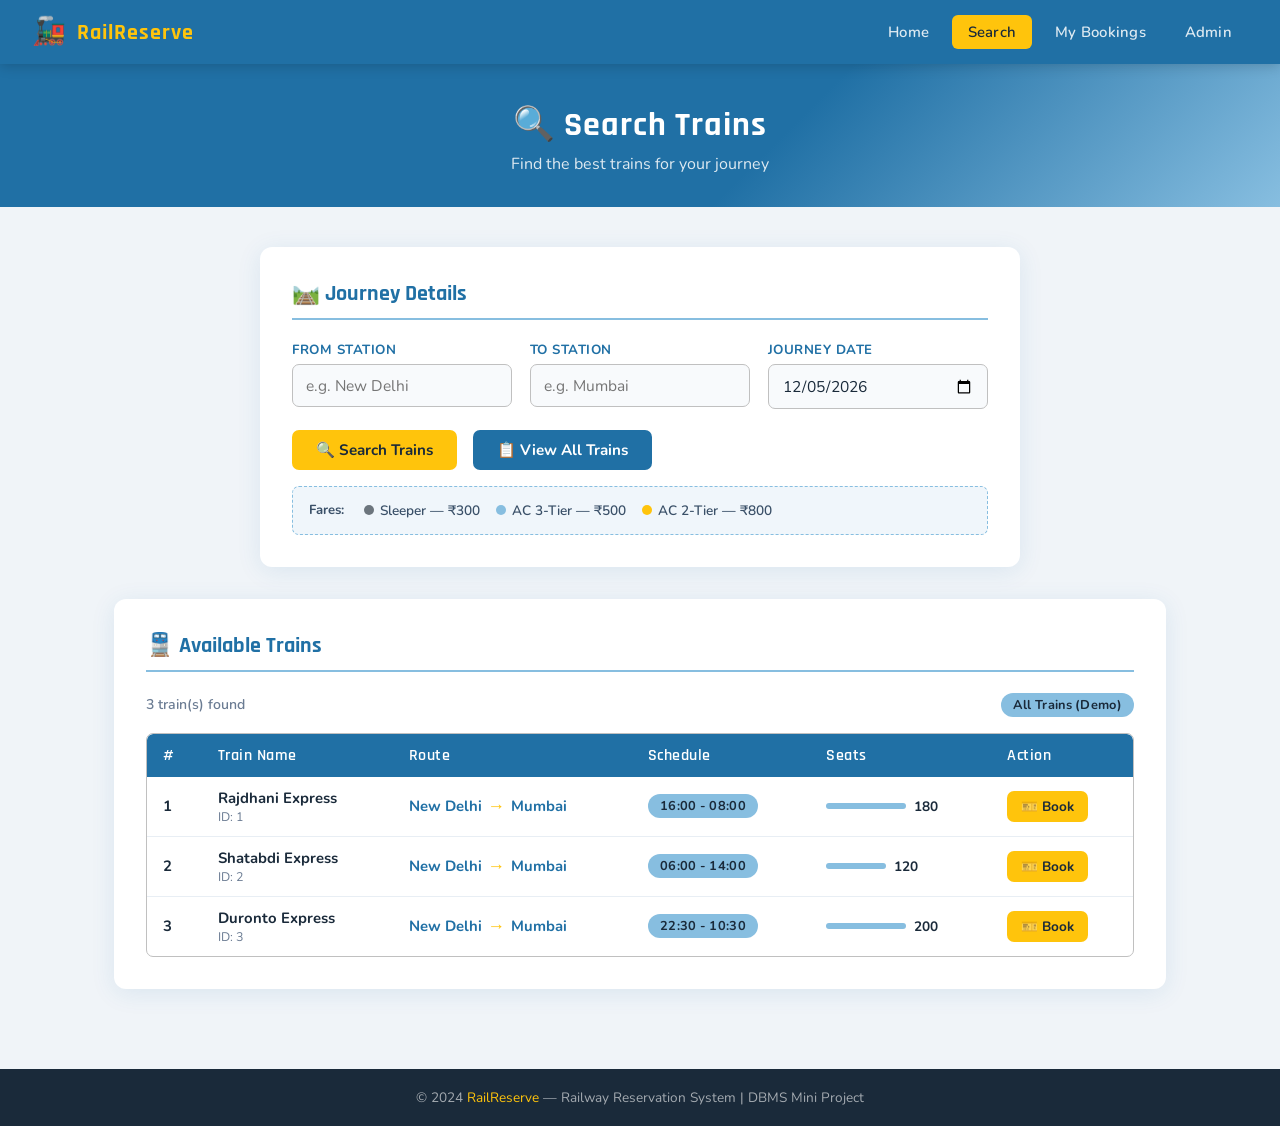
<file: search.html>
<!DOCTYPE html>
<html lang="en">
<head>
  <meta charset="UTF-8"/>
  <meta name="viewport" content="width=device-width, initial-scale=1.0"/>
  <title>Search Trains | RailReserve</title>
  <link rel="stylesheet" href="style.css"/>
  <style>
    .search-form-card { max-width: 760px; margin: 0 auto 2rem; }

    .fare-legend {
      display: flex;
      gap: 1rem;
      flex-wrap: wrap;
      margin-top: 1rem;
      padding: 0.9rem 1rem;
      background: #f0f6fb;
      border-radius: var(--radius-sm);
      border: 1px dashed var(--sky-blue);
    }

    .fare-item {
      display: flex;
      align-items: center;
      gap: 6px;
      font-size: 0.85rem;
      font-weight: 600;
      color: #3a5068;
    }

    .fare-dot {
      width: 10px; height: 10px;
      border-radius: 50%;
    }

    .results-card { animation: fadeUp 0.3s ease; }

    @keyframes fadeUp {
      from { opacity: 0; transform: translateY(12px); }
      to { opacity: 1; transform: translateY(0); }
    }

    .train-row td:last-child { white-space: nowrap; }

    .seats-bar {
      display: flex;
      align-items: center;
      gap: 8px;
    }

    .seats-fill {
      height: 6px;
      border-radius: 3px;
      background: var(--sky-blue);
      min-width: 20px;
    }

    .results-meta {
      display: flex;
      justify-content: space-between;
      align-items: center;
      margin-bottom: 1rem;
      flex-wrap: wrap;
      gap: 0.5rem;
    }

    .results-count {
      font-size: 0.88rem;
      color: #6b7c93;
      font-weight: 600;
    }

    .route-cell {
      display: flex;
      align-items: center;
      gap: 6px;
      font-weight: 700;
      color: var(--deep-blue);
    }

    .route-arrow { color: var(--golden); font-size: 1.1rem; }
  </style>
</head>
<body>

<nav>
  <a href="index.html" class="nav-logo">
    <span class="logo-icon">🚂</span>
    <span>RailReserve</span>
  </a>
  <ul class="nav-links">
    <li><a href="index.html">Home</a></li>
    <li><a href="search.html">Search</a></li>
    <li><a href="mybookings.html">My Bookings</a></li>
    <li><a href="admin.html">Admin</a></li>
  </ul>
</nav>

<div class="page-header">
  <h1>🔍 Search Trains</h1>
  <p>Find the best trains for your journey</p>
</div>

<main>
  <div id="alert-box"></div>

  <!-- Search Form -->
  <div class="card search-form-card">
    <h2>🛤️ Journey Details</h2>
    <div class="form-grid">
      <div class="form-group">
        <label for="from">From Station</label>
        <input type="text" id="from" placeholder="e.g. New Delhi" list="stations-list"/>
      </div>
      <div class="form-group">
        <label for="to">To Station</label>
        <input type="text" id="to" placeholder="e.g. Mumbai" list="stations-list"/>
      </div>
      <div class="form-group">
        <label for="journey-date">Journey Date</label>
        <input type="date" id="journey-date"/>
      </div>
    </div>

    <datalist id="stations-list">
      <option value="New Delhi"/>
      <option value="Mumbai Central"/>
      <option value="Chennai Central"/>
      <option value="Kolkata"/>
      <option value="Bengaluru"/>
      <option value="Hyderabad"/>
      <option value="Ahmedabad"/>
      <option value="Pune"/>
      <option value="Jaipur"/>
      <option value="Lucknow"/>
    </datalist>

    <div style="margin-top:1.3rem; display:flex; gap:1rem; flex-wrap:wrap;">
      <button class="btn btn-primary" onclick="searchTrains()">🔍 Search Trains</button>
      <button class="btn btn-secondary" onclick="loadAllTrains()">📋 View All Trains</button>
    </div>

    <!-- Fare legend -->
    <div class="fare-legend">
      <span style="font-size:0.82rem; font-weight:700; color:#3a5068; margin-right:4px;">Fares:</span>
      <div class="fare-item"><span class="fare-dot" style="background:#6c757d;"></span> Sleeper — ₹300</div>
      <div class="fare-item"><span class="fare-dot" style="background:var(--sky-blue);"></span> AC 3-Tier — ₹500</div>
      <div class="fare-item"><span class="fare-dot" style="background:var(--golden);"></span> AC 2-Tier — ₹800</div>
    </div>
  </div>

  <!-- Results -->
  <div id="results-section" style="display:none;" class="card results-card">
    <h2>🚆 Available Trains</h2>
    <div class="results-meta">
      <span class="results-count" id="results-count">Loading…</span>
      <span class="badge badge-sky" id="route-label"></span>
    </div>
    <div class="table-wrapper">
      <table>
        <thead>
          <tr>
            <th>#</th>
            <th>Train Name</th>
            <th>Route</th>
            <th>Schedule</th>
            <th>Seats</th>
            <th>Action</th>
          </tr>
        </thead>
        <tbody id="train-table-body">
          <tr><td colspan="6"><div class="loading"><span class="spinner"></span> Searching…</div></td></tr>
        </tbody>
      </table>
    </div>
  </div>
</main>

<footer>
  <p>© 2024 <span>RailReserve</span> — Railway Reservation System | DBMS Mini Project</p>
</footer>

<script src="script.js"></script>
<script>
  // Set today as default date
  document.getElementById('journey-date').value = new Date().toISOString().split('T')[0];

  function renderTrains(trains, routeLabel) {
    const tbody = document.getElementById('train-table-body');
    const section = document.getElementById('results-section');
    section.style.display = '';

    document.getElementById('results-count').textContent =
      trains.length === 0 ? 'No trains found' : `${trains.length} train(s) found`;
    document.getElementById('route-label').textContent = routeLabel || '';

    if (trains.length === 0) {
      tbody.innerHTML = `<tr><td colspan="6">
        <div class="empty-state">
          <div class="icon">🚫</div>
          <p>No trains available for this route. Try different stations.</p>
        </div>
      </td></tr>`;
      return;
    }

    tbody.innerHTML = trains.map((t, i) => {
      const seatsPercent = Math.min(100, (t.seats / 200) * 100);
      return `
      <tr class="train-row">
        <td><strong>${i + 1}</strong></td>
        <td>
          <div style="font-weight:700;">${t.train_name}</div>
          <div style="font-size:0.78rem; color:#6b7c93;">ID: ${t.train_id}</div>
        </td>
        <td>
          <div class="route-cell">
            ${t.source} <span class="route-arrow">→</span> ${t.destination}
          </div>
        </td>
        <td><span class="badge badge-sky">${t.schedule}</span></td>
        <td>
          <div class="seats-bar">
            <div class="seats-fill" style="width:${seatsPercent}px; max-width:80px;"></div>
            <span style="font-size:0.85rem; font-weight:700;">${t.seats}</span>
          </div>
        </td>
        <td>
          <button class="btn btn-primary btn-sm" onclick="bookTrain(${JSON.stringify(t).replace(/"/g,'&quot;')})">
            🎫 Book
          </button>
        </td>
      </tr>`;
    }).join('');
  }

  async function searchTrains() {
    const from = document.getElementById('from').value.trim();
    const to   = document.getElementById('to').value.trim();
    const date = document.getElementById('journey-date').value;

    if (!from || !to) {
      showAlert('alert-box', 'Please enter both From and To stations.', 'error');
      return;
    }

    document.getElementById('results-section').style.display = '';
    document.getElementById('train-table-body').innerHTML =
      `<tr><td colspan="6"><div class="loading"><span class="spinner"></span> Searching trains…</div></td></tr>`;

    // Save date for booking page
    saveLS('journey_date', date);

    try {
      const trains = await apiFetch(`/search?from=${encodeURIComponent(from)}&to=${encodeURIComponent(to)}`);
      renderTrains(trains, `${from} → ${to}`);
    } catch (err) {
      showAlert('alert-box', 'Could not connect to server. Showing mock data.', 'info');
      renderTrains(getMockTrains(from, to), `${from} → ${to}`);
    }
  }

  async function loadAllTrains() {
    document.getElementById('results-section').style.display = '';
    document.getElementById('train-table-body').innerHTML =
      `<tr><td colspan="6"><div class="loading"><span class="spinner"></span> Loading trains…</div></td></tr>`;
    try {
      const trains = await apiFetch('/trains');
      renderTrains(trains, 'All Trains');
    } catch {
      renderTrains(getMockTrains(), 'All Trains (Demo)');
    }
  }

  function bookTrain(train) {
    const date = document.getElementById('journey-date').value;
    saveLS('selected_train', { ...train, journey_date: date });
    window.location.href = 'booking.html';
  }

  function getMockTrains(from = 'New Delhi', to = 'Mumbai') {
    return [
      { train_id: 1, train_name: 'Rajdhani Express', source: from, destination: to, schedule: '16:00 - 08:00', seats: 180 },
      { train_id: 2, train_name: 'Shatabdi Express', source: from, destination: to, schedule: '06:00 - 14:00', seats: 120 },
      { train_id: 3, train_name: 'Duronto Express',  source: from, destination: to, schedule: '22:30 - 10:30', seats: 200 },
    ];
  }

  // Auto-search if coming back from booking page
  window.addEventListener('DOMContentLoaded', () => {
    const prev = loadLS('last_search');
    if (prev) {
      document.getElementById('from').value = prev.from || '';
      document.getElementById('to').value   = prev.to   || '';
    }
    loadAllTrains();
  });
</script>
</body>
</html>
</file>
<file: style.css>
@import url('https://fonts.googleapis.com/css2?family=Rajdhani:wght@400;500;600;700&family=Nunito:wght@300;400;600;700&display=swap');

:root {
  --light-gray: #C0C0C0;
  --deep-blue: #2070A5;
  --sky-blue: #87BEE0;
  --golden: #FFC40C;
  --white: #ffffff;
  --dark: #1a2a3a;
  --success: #28a745;
  --danger: #dc3545;
  --bg: #f0f4f8;
  --card-bg: #ffffff;
  --shadow: 0 4px 24px rgba(32,112,165,0.10);
  --radius: 12px;
  --radius-sm: 7px;
}

* { box-sizing: border-box; margin: 0; padding: 0; }

body {
  font-family: 'Nunito', sans-serif;
  background: var(--bg);
  color: var(--dark);
  min-height: 100vh;
}

/* ─── NAVBAR ─── */
nav {
  background: var(--deep-blue);
  padding: 0 2rem;
  display: flex;
  align-items: center;
  justify-content: space-between;
  height: 64px;
  position: sticky;
  top: 0;
  z-index: 100;
  box-shadow: 0 2px 12px rgba(0,0,0,0.18);
}

.nav-logo {
  display: flex;
  align-items: center;
  gap: 10px;
  text-decoration: none;
}

.nav-logo .logo-icon {
  font-size: 1.7rem;
}

.nav-logo span {
  font-family: 'Rajdhani', sans-serif;
  font-size: 1.35rem;
  font-weight: 700;
  color: var(--golden);
  letter-spacing: 1px;
}

.nav-links {
  display: flex;
  gap: 0.4rem;
  list-style: none;
}

.nav-links a {
  color: rgba(255,255,255,0.85);
  text-decoration: none;
  font-weight: 600;
  font-size: 0.93rem;
  padding: 7px 16px;
  border-radius: 6px;
  transition: all 0.2s;
  letter-spacing: 0.3px;
}

.nav-links a:hover, .nav-links a.active {
  background: var(--golden);
  color: var(--dark);
}

/* ─── PAGE HEADER ─── */
.page-header {
  background: linear-gradient(135deg, var(--deep-blue) 60%, var(--sky-blue) 100%);
  color: white;
  padding: 2.5rem 2rem 2rem;
  text-align: center;
}

.page-header h1 {
  font-family: 'Rajdhani', sans-serif;
  font-size: 2.1rem;
  font-weight: 700;
  letter-spacing: 1px;
}

.page-header p {
  margin-top: 0.4rem;
  opacity: 0.85;
  font-size: 1rem;
}

/* ─── MAIN CONTENT ─── */
main {
  max-width: 1100px;
  margin: 0 auto;
  padding: 2.5rem 1.5rem 3rem;
}

/* ─── CARDS ─── */
.card {
  background: var(--card-bg);
  border-radius: var(--radius);
  box-shadow: var(--shadow);
  padding: 2rem;
  margin-bottom: 2rem;
}

.card h2 {
  font-family: 'Rajdhani', sans-serif;
  font-size: 1.4rem;
  font-weight: 700;
  color: var(--deep-blue);
  margin-bottom: 1.3rem;
  padding-bottom: 0.6rem;
  border-bottom: 2px solid var(--sky-blue);
  display: flex;
  align-items: center;
  gap: 8px;
}

/* ─── FORMS ─── */
.form-grid {
  display: grid;
  grid-template-columns: repeat(auto-fit, minmax(220px, 1fr));
  gap: 1.1rem;
}

.form-group {
  display: flex;
  flex-direction: column;
  gap: 5px;
}

.form-group label {
  font-size: 0.83rem;
  font-weight: 700;
  color: var(--deep-blue);
  text-transform: uppercase;
  letter-spacing: 0.5px;
}

.form-group input,
.form-group select,
.form-group textarea {
  border: 1.5px solid var(--light-gray);
  border-radius: var(--radius-sm);
  padding: 10px 13px;
  font-size: 0.97rem;
  font-family: 'Nunito', sans-serif;
  background: #f8fafc;
  color: var(--dark);
  transition: border 0.2s, box-shadow 0.2s;
  outline: none;
}

.form-group input:focus,
.form-group select:focus {
  border-color: var(--deep-blue);
  box-shadow: 0 0 0 3px rgba(32,112,165,0.12);
  background: white;
}

.form-group input:disabled {
  background: #eef2f7;
  color: #6b7c93;
  cursor: not-allowed;
}

/* ─── BUTTONS ─── */
.btn {
  display: inline-flex;
  align-items: center;
  gap: 7px;
  padding: 10px 24px;
  border: none;
  border-radius: var(--radius-sm);
  font-family: 'Nunito', sans-serif;
  font-size: 0.95rem;
  font-weight: 700;
  cursor: pointer;
  transition: all 0.2s;
  text-decoration: none;
}

.btn-primary {
  background: var(--golden);
  color: var(--dark);
}

.btn-primary:hover {
  background: #e6af00;
  transform: translateY(-1px);
  box-shadow: 0 4px 14px rgba(255,196,12,0.35);
}

.btn-secondary {
  background: var(--deep-blue);
  color: white;
}

.btn-secondary:hover {
  background: #185a8a;
  transform: translateY(-1px);
}

.btn-sm {
  padding: 6px 14px;
  font-size: 0.85rem;
}

.btn-danger {
  background: var(--danger);
  color: white;
}

/* ─── TABLES ─── */
.table-wrapper {
  overflow-x: auto;
  border-radius: var(--radius-sm);
  border: 1.5px solid var(--light-gray);
}

table {
  width: 100%;
  border-collapse: collapse;
  font-size: 0.93rem;
}

thead th {
  background: var(--deep-blue);
  color: white;
  padding: 12px 16px;
  text-align: left;
  font-family: 'Rajdhani', sans-serif;
  font-size: 0.97rem;
  font-weight: 600;
  letter-spacing: 0.5px;
}

thead th:first-child { border-radius: 6px 0 0 0; }
thead th:last-child { border-radius: 0 6px 0 0; }

tbody tr {
  border-bottom: 1px solid #e8eef4;
  transition: background 0.15s;
}

tbody tr:last-child { border-bottom: none; }
tbody tr:hover { background: #f0f6fb; }

tbody td {
  padding: 11px 16px;
  color: var(--dark);
}

/* ─── STATUS BADGES ─── */
.badge {
  display: inline-block;
  padding: 3px 12px;
  border-radius: 20px;
  font-size: 0.8rem;
  font-weight: 700;
  letter-spacing: 0.3px;
}

.badge-confirmed { background: #d4edda; color: #155724; }
.badge-pending { background: #fff3cd; color: #856404; }
.badge-cancelled { background: #f8d7da; color: #721c24; }
.badge-sky { background: var(--sky-blue); color: var(--dark); }

/* ─── FOOTER ─── */
footer {
  background: var(--dark);
  color: rgba(255,255,255,0.6);
  text-align: center;
  padding: 1.2rem;
  font-size: 0.85rem;
  margin-top: auto;
}

footer span { color: var(--golden); }

/* ─── ALERTS ─── */
.alert {
  padding: 12px 18px;
  border-radius: var(--radius-sm);
  margin-bottom: 1.2rem;
  font-weight: 600;
  font-size: 0.93rem;
  display: flex;
  align-items: center;
  gap: 8px;
}

.alert-success { background: #d4edda; color: #155724; border-left: 4px solid #28a745; }
.alert-error { background: #f8d7da; color: #721c24; border-left: 4px solid #dc3545; }
.alert-info { background: #d1ecf1; color: #0c5460; border-left: 4px solid var(--sky-blue); }

/* ─── LOADING ─── */
.loading {
  text-align: center;
  padding: 2rem;
  color: var(--deep-blue);
  font-weight: 600;
}

.spinner {
  display: inline-block;
  width: 24px; height: 24px;
  border: 3px solid var(--sky-blue);
  border-top-color: var(--deep-blue);
  border-radius: 50%;
  animation: spin 0.8s linear infinite;
  vertical-align: middle;
  margin-right: 8px;
}

@keyframes spin { to { transform: rotate(360deg); } }

/* ─── EMPTY STATE ─── */
.empty-state {
  text-align: center;
  padding: 3rem 1rem;
  color: #8a9bac;
}

.empty-state .icon { font-size: 3rem; margin-bottom: 1rem; }
.empty-state p { font-size: 1rem; }

/* ─── DIVIDER ─── */
.divider {
  height: 1px;
  background: linear-gradient(to right, transparent, var(--light-gray), transparent);
  margin: 1.5rem 0;
}

/* ─── RESPONSIVE ─── */
@media (max-width: 700px) {
  nav { padding: 0 1rem; }
  .nav-links a { padding: 6px 10px; font-size: 0.82rem; }
  main { padding: 1.5rem 1rem 2rem; }
  .card { padding: 1.3rem; }
  .form-grid { grid-template-columns: 1fr; }
}
</file>
